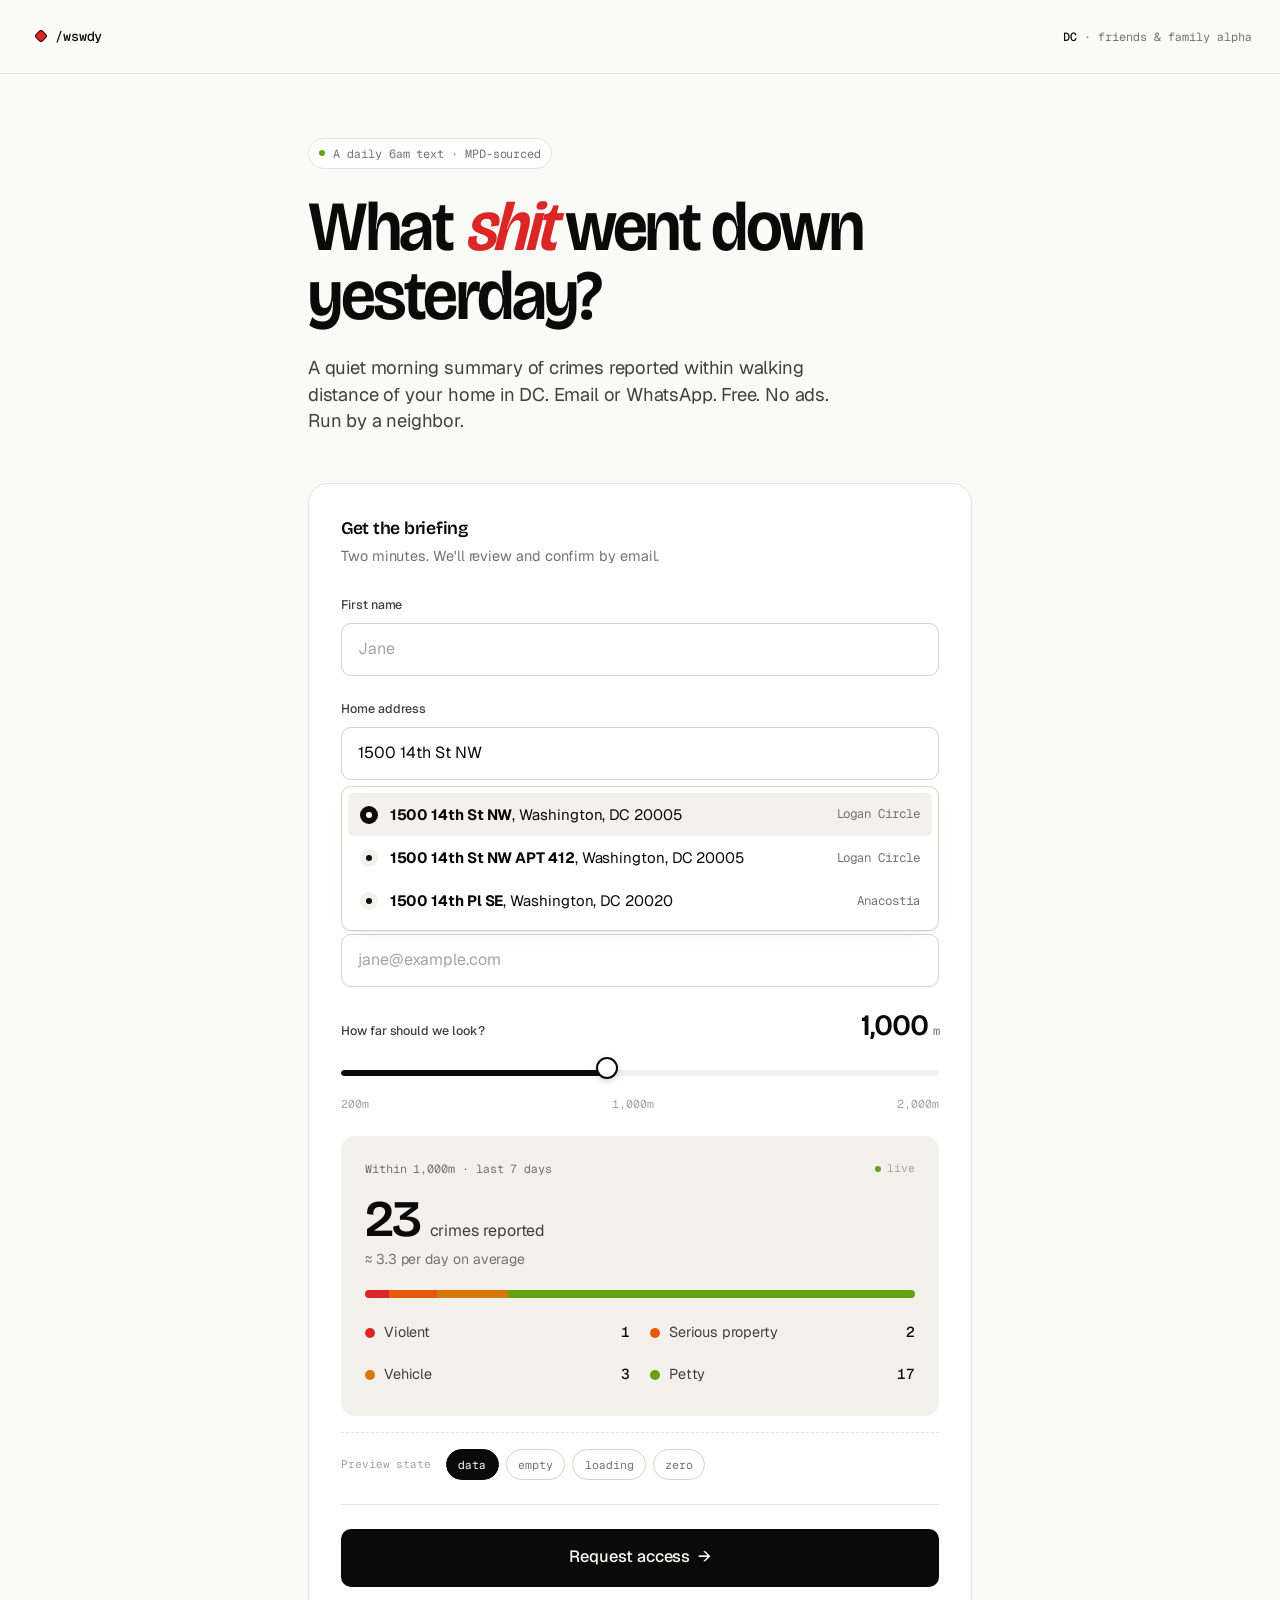
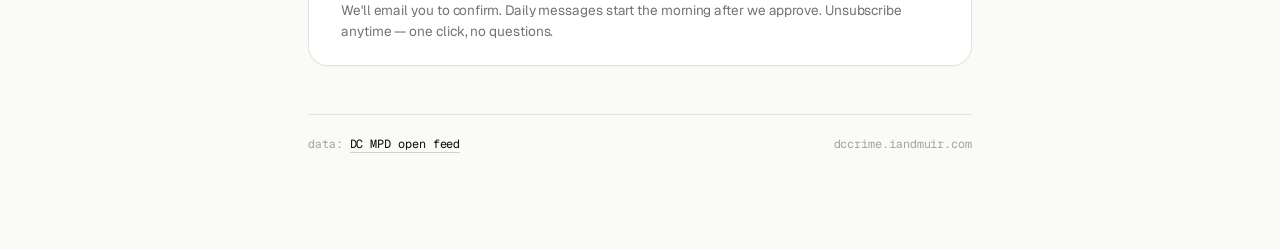
<file: mockups/index.html>
<!DOCTYPE html>
<html lang="en">
<head>
  <meta charset="UTF-8" />
  <meta name="viewport" content="width=device-width, initial-scale=1.0" />
  <title>What shit went down yesterday? — DC Crime Alerts</title>
  <link rel="preconnect" href="https://fonts.googleapis.com" />
  <link rel="preconnect" href="https://fonts.gstatic.com" crossorigin />
  <link href="https://fonts.googleapis.com/css2?family=Bricolage+Grotesque:opsz,wdth,wght@12..96,75..100,200..800&family=Geist:wght@300..700&family=Geist+Mono:wght@400;500&display=swap" rel="stylesheet" />
  <link rel="stylesheet" href="shared.css" />
  <style>
    .page {
      max-width: 720px;
      margin: 0 auto;
      padding: 4rem 1.75rem 6rem;
    }

    /* Hero */
    .hero { margin-bottom: 3rem; }
    .hero-eyebrow {
      display: inline-flex;
      align-items: center;
      gap: 0.5rem;
      font-family: var(--font-mono);
      font-size: 0.74rem;
      color: var(--ink-3);
      padding: 0.35rem 0.65rem;
      border: 1px solid var(--border);
      border-radius: 999px;
      background: var(--surface);
      margin-bottom: 1.5rem;
    }
    .hero-eyebrow::before {
      content: '';
      width: 6px; height: 6px;
      background: var(--t4);
      border-radius: 50%;
      animation: pulse 2.4s ease-in-out infinite;
    }
    @keyframes pulse {
      0%, 100% { opacity: 1; transform: scale(1); }
      50% { opacity: 0.4; transform: scale(0.85); }
    }

    .hero-title {
      font-size: clamp(2.6rem, 6.2vw, 4.4rem);
      font-weight: 600;
      font-variation-settings: 'wdth' 95, 'opsz' 96;
      line-height: 0.98;
      margin: 0 0 1.5rem;
      letter-spacing: -0.035em;
    }
    .hero-title .accent {
      color: var(--t1);
      font-style: italic;
      font-variation-settings: 'wdth' 90, 'opsz' 96;
    }

    .hero-sub {
      font-size: 1.15rem;
      color: var(--ink-2);
      max-width: 44ch;
      line-height: 1.45;
      letter-spacing: -0.01em;
    }

    /* Form card */
    .card {
      background: var(--surface);
      border: 1px solid var(--border);
      border-radius: var(--r-xl);
      padding: 2rem 2rem 1.5rem;
      box-shadow: var(--shadow-sm);
    }

    .card-title {
      font-family: var(--font-display);
      font-weight: 600;
      font-size: 1.1rem;
      margin: 0 0 0.25rem;
      letter-spacing: -0.015em;
    }
    .card-sub {
      color: var(--ink-3);
      font-size: 0.9rem;
      margin: 0 0 1.75rem;
    }

    /* Address autocomplete */
    .ac-wrap { position: relative; }
    .ac-list {
      position: absolute;
      top: calc(100% + 6px);
      left: 0; right: 0;
      background: var(--surface);
      border: 1px solid var(--border-2);
      border-radius: var(--r-md);
      box-shadow: var(--shadow-md);
      z-index: 5;
      list-style: none;
      margin: 0;
      padding: 0.4rem;
      overflow: hidden;
    }
    .ac-list li {
      padding: 0.65rem 0.75rem;
      font-size: 0.94rem;
      cursor: pointer;
      display: flex;
      align-items: center;
      gap: 0.7rem;
      border-radius: var(--r-sm);
      transition: background 0.1s;
    }
    .ac-list li:hover, .ac-list li.active { background: var(--surface-2); }
    .ac-list li .pin {
      width: 18px; height: 18px;
      border-radius: 50%;
      background: var(--surface-2);
      display: flex; align-items: center; justify-content: center;
      flex-shrink: 0;
    }
    .ac-list li .pin::after {
      content: ''; width: 6px; height: 6px;
      background: var(--ink); border-radius: 50%;
    }
    .ac-list li.active .pin { background: var(--ink); }
    .ac-list li.active .pin::after { background: white; }
    .ac-list li .ac-main { flex: 1; }
    .ac-list li .ac-sub {
      color: var(--ink-3);
      font-size: 0.78rem;
      font-family: var(--font-mono);
    }

    /* Channel segmented control */
    .seg {
      display: grid;
      grid-template-columns: 1fr 1fr;
      padding: 4px;
      background: var(--surface-2);
      border-radius: var(--r-md);
      position: relative;
      gap: 0;
    }
    .seg input { display: none; }
    .seg label {
      position: relative;
      padding: 0.7rem 0.9rem;
      font-size: 0.92rem;
      font-weight: 500;
      cursor: pointer;
      display: inline-flex;
      align-items: center;
      justify-content: center;
      gap: 0.5rem;
      color: var(--ink-3);
      border-radius: var(--r-sm);
      transition: color 0.18s;
      z-index: 2;
      letter-spacing: -0.01em;
      margin: 0;
    }
    .seg input:checked + label { color: var(--ink); }
    .seg-thumb {
      position: absolute;
      top: 4px; bottom: 4px;
      left: 4px;
      width: calc(50% - 4px);
      background: var(--surface);
      border-radius: var(--r-sm);
      box-shadow: 0 1px 2px rgba(10, 10, 10, 0.06), 0 1px 0 rgba(10, 10, 10, 0.04) inset;
      transition: transform 0.28s cubic-bezier(0.65, 0.05, 0.36, 1);
      z-index: 1;
    }
    .seg.is-whatsapp .seg-thumb { transform: translateX(100%); }
    .seg-icon {
      width: 16px; height: 16px;
      stroke-width: 1.8;
      fill: none;
      stroke: currentColor;
      stroke-linecap: round;
      stroke-linejoin: round;
    }

    /* Slider */
    .radius-row {
      display: flex;
      align-items: baseline;
      justify-content: space-between;
      gap: 1rem;
      margin-bottom: 0.75rem;
    }
    .radius-value {
      font-family: var(--font-display);
      font-weight: 600;
      font-size: 1.85rem;
      color: var(--ink);
      letter-spacing: -0.03em;
      font-variant-numeric: tabular-nums;
      line-height: 1;
    }
    .radius-value .unit {
      font-family: var(--font-mono);
      font-size: 0.75rem;
      color: var(--ink-3);
      margin-left: 0.3rem;
      font-weight: 400;
    }

    .slider {
      position: relative;
      padding: 1.1rem 0 0.5rem;
    }
    .slider-track {
      height: 6px;
      background: var(--surface-2);
      border-radius: 999px;
      position: relative;
      overflow: hidden;
    }
    .slider-fill {
      position: absolute;
      top: 0; left: 0; height: 100%;
      background: var(--ink);
      border-radius: 999px;
      transition: width 0.12s ease-out;
    }
    .slider input[type=range] {
      position: absolute;
      top: 0; left: 0;
      width: 100%;
      height: 100%;
      opacity: 0;
      margin: 0;
      cursor: ew-resize;
      z-index: 3;
    }
    .slider-thumb {
      position: absolute;
      top: 50%;
      width: 22px; height: 22px;
      background: white;
      border: 2px solid var(--ink);
      border-radius: 50%;
      transform: translate(-50%, -50%);
      transition: left 0.12s ease-out, transform 0.18s ease, box-shadow 0.18s ease;
      z-index: 2;
      pointer-events: none;
      box-shadow: 0 2px 6px rgba(10, 10, 10, 0.18);
    }
    .slider input[type=range]:focus ~ .slider-thumb { box-shadow: 0 0 0 5px rgba(10, 10, 10, 0.1); }
    .slider-labels {
      display: flex;
      justify-content: space-between;
      font-family: var(--font-mono);
      font-size: 0.72rem;
      color: var(--ink-4);
      margin-top: 0.65rem;
    }

    /* Preview panel */
    .preview {
      margin-top: 1.5rem;
      padding: 1.5rem;
      background: var(--surface-2);
      border-radius: var(--r-lg);
      position: relative;
      transition: background 0.3s;
    }
    .preview-eyebrow {
      display: flex;
      align-items: center;
      justify-content: space-between;
      gap: 1rem;
      margin-bottom: 1rem;
    }
    .preview-eyebrow .l {
      font-family: var(--font-mono);
      font-size: 0.74rem;
      color: var(--ink-3);
    }
    .preview-eyebrow .r {
      font-family: var(--font-mono);
      font-size: 0.7rem;
      color: var(--ink-4);
      display: flex;
      align-items: center;
      gap: 0.4rem;
    }
    .preview-eyebrow .r::before {
      content: '';
      width: 6px; height: 6px;
      background: var(--t4);
      border-radius: 50%;
    }

    .preview-headline {
      display: flex;
      align-items: baseline;
      gap: 0.6rem;
      margin-bottom: 0.25rem;
    }
    .preview-number {
      font-family: var(--font-display);
      font-weight: 600;
      font-size: 3.2rem;
      letter-spacing: -0.04em;
      line-height: 1;
      color: var(--ink);
      font-variant-numeric: tabular-nums;
    }
    .preview-label {
      font-family: var(--font-body);
      font-weight: 400;
      font-size: 1rem;
      color: var(--ink-2);
    }
    .preview-sub {
      font-size: 0.88rem;
      color: var(--ink-3);
      margin-bottom: 1.25rem;
    }

    .preview-bar {
      display: flex;
      width: 100%;
      height: 8px;
      overflow: hidden;
      border-radius: 999px;
      margin-bottom: 1.1rem;
      background: var(--surface-3);
    }
    .preview-bar > span {
      display: block;
      height: 100%;
      transition: width 0.55s cubic-bezier(0.2, 0.65, 0.2, 1);
    }

    .preview-legend {
      display: grid;
      grid-template-columns: repeat(2, 1fr);
      gap: 0.5rem 1.25rem;
    }
    .preview-legend-item {
      display: flex;
      align-items: center;
      gap: 0.55rem;
      font-size: 0.9rem;
      padding: 0.4rem 0;
    }
    .preview-legend-item .lbl { color: var(--ink-2); }
    .preview-legend-item .num {
      margin-left: auto;
      font-family: var(--font-mono);
      font-weight: 500;
      color: var(--ink);
      font-variant-numeric: tabular-nums;
    }

    /* state variants */
    .preview.empty .preview-headline,
    .preview.empty .preview-sub,
    .preview.empty .preview-bar,
    .preview.empty .preview-legend,
    .preview.empty .preview-eyebrow .r { display: none; }
    .preview.empty .preview-empty-msg { display: flex; }
    .preview-empty-msg {
      display: none;
      align-items: center;
      gap: 0.85rem;
      padding: 0.75rem 0;
      color: var(--ink-3);
      font-size: 0.95rem;
    }
    .preview-empty-msg::before {
      content: '';
      width: 28px; height: 28px;
      border: 1.5px dashed var(--border-2);
      border-radius: 50%;
      flex-shrink: 0;
    }

    .preview.loading .preview-number,
    .preview.loading .preview-label,
    .preview.loading .preview-sub,
    .preview.loading .preview-legend-item .num,
    .preview.loading .preview-legend-item .lbl,
    .preview.loading .preview-eyebrow .l,
    .preview.loading .preview-eyebrow .r { color: transparent; }
    .preview.loading .preview-number,
    .preview.loading .preview-label,
    .preview.loading .preview-sub,
    .preview.loading .preview-legend-item .num,
    .preview.loading .preview-legend-item .lbl,
    .preview.loading .preview-eyebrow .l,
    .preview.loading .preview-eyebrow .r {
      background: linear-gradient(90deg, var(--surface-3) 25%, var(--border) 50%, var(--surface-3) 75%);
      background-size: 200% 100%;
      animation: shimmer 1.4s linear infinite;
      border-radius: 4px;
    }
    .preview.loading .preview-eyebrow .r::before { display: none; }
    .preview.loading .preview-bar { background: var(--surface-3); }
    .preview.loading .preview-bar > span { background: transparent !important; }
    @keyframes shimmer {
      0% { background-position: 200% 0; }
      100% { background-position: -200% 0; }
    }
    .preview.loading .tier-dot { opacity: 0.3; }

    .preview.zero {
      background: linear-gradient(135deg, var(--surface-2), #ECF6E0);
    }
    .preview.zero .preview-bar,
    .preview.zero .preview-legend { display: none; }
    .preview.zero .preview-headline { margin-bottom: 0.4rem; }
    .preview.zero .preview-number { color: var(--t4); }
    .preview.zero .preview-sub { font-size: 1rem; color: var(--ink-2); }

    /* state demo (mockup-only) */
    .state-demo {
      margin: 1rem 0 0;
      padding: 1rem 0 0;
      border-top: 1px dashed var(--border);
      display: flex;
      align-items: center;
      gap: 0.45rem;
      font-family: var(--font-mono);
      font-size: 0.7rem;
      color: var(--ink-4);
      flex-wrap: wrap;
    }
    .state-demo .lbl { margin-right: 0.5rem; }
    .state-demo button {
      padding: 0.35rem 0.7rem;
      border: 1px solid var(--border-2);
      font-family: var(--font-mono);
      font-size: 0.72rem;
      color: var(--ink-3);
      background: var(--surface);
      border-radius: 999px;
      transition: all 0.12s;
    }
    .state-demo button.active {
      background: var(--ink); color: var(--bg); border-color: var(--ink);
    }
    .state-demo button:hover:not(.active) { border-color: var(--ink); color: var(--ink); }

    /* Submit area */
    .submit-area {
      margin-top: 1.5rem;
      padding-top: 1.5rem;
      border-top: 1px solid var(--border);
    }
    .submit-fineprint {
      font-size: 0.85rem;
      color: var(--ink-3);
      margin: 0.85rem 0 0;
      line-height: 1.5;
    }

    /* Footer */
    .footer {
      margin-top: 3rem;
      padding-top: 1.25rem;
      border-top: 1px solid var(--border);
      display: flex;
      justify-content: space-between;
      flex-wrap: wrap;
      gap: 1rem;
      font-family: var(--font-mono);
      font-size: 0.74rem;
      color: var(--ink-4);
    }
    .footer a:hover { color: var(--ink); }

    @media (max-width: 540px) {
      .page { padding: 2rem 1rem 4rem; }
      .card { padding: 1.5rem 1.25rem; }
      .preview-legend { grid-template-columns: 1fr; }
    }
  </style>
</head>
<body>

  <header class="nav">
    <a href="#" class="nav-mark">/wswdy</a>
    <div class="nav-meta"><strong>DC</strong> · friends &amp; family alpha</div>
  </header>

  <main class="page fade-in">

    <section class="hero">
      <div class="hero-eyebrow">A daily 6am text · MPD-sourced</div>
      <h1 class="display hero-title">
        What <span class="accent">shit</span> went down yesterday?
      </h1>
      <p class="hero-sub">
        A quiet morning summary of crimes reported within walking distance of your home in DC. Email or WhatsApp. Free. No ads. Run by a neighbor.
      </p>
    </section>

    <form id="signup" class="card">
      <h2 class="card-title">Get the briefing</h2>
      <p class="card-sub">Two minutes. We'll review and confirm by email.</p>

      <div class="field">
        <label class="field-label" for="name">First name</label>
        <input id="name" class="field-input" type="text" placeholder="Jane" autocomplete="given-name" />
      </div>

      <div class="field ac-wrap">
        <label class="field-label" for="addr">Home address</label>
        <input id="addr" class="field-input" type="text" value="1500 14th St NW" autocomplete="off" />
        <ul class="ac-list" id="ac-list">
          <li class="active">
            <span class="pin"></span>
            <span class="ac-main"><strong>1500 14th St NW</strong>, Washington, DC 20005</span>
            <span class="ac-sub">Logan&nbsp;Circle</span>
          </li>
          <li>
            <span class="pin"></span>
            <span class="ac-main"><strong>1500 14th St NW APT 412</strong>, Washington, DC 20005</span>
            <span class="ac-sub">Logan&nbsp;Circle</span>
          </li>
          <li>
            <span class="pin"></span>
            <span class="ac-main"><strong>1500 14th Pl SE</strong>, Washington, DC 20020</span>
            <span class="ac-sub">Anacostia</span>
          </li>
        </ul>
      </div>

      <div class="field">
        <label class="field-label">How should we reach you?</label>
        <div class="seg" id="seg">
          <input type="radio" name="channel" id="ch-email" value="email" checked />
          <label for="ch-email">
            <svg class="seg-icon" viewBox="0 0 24 24"><rect x="3" y="5" width="18" height="14" rx="2"/><path d="M3 7l9 6 9-6"/></svg>
            Email
          </label>
          <input type="radio" name="channel" id="ch-wa" value="whatsapp" />
          <label for="ch-wa">
            <svg class="seg-icon" viewBox="0 0 24 24"><path d="M21 12a9 9 0 11-3.4-7L21 4l-1 4 .4.5A9 9 0 0121 12z"/><path d="M8.5 11.5c.5 2 2 3.5 4 4 1 .2 1.7-.5 1.7-.5l-1.4-1.5a3.6 3.6 0 01-2.7-2.7L8.7 9.4s-.7.6-.2 2.1z"/></svg>
            WhatsApp
          </label>
          <span class="seg-thumb"></span>
        </div>
      </div>

      <div class="field" id="contact-field">
        <label class="field-label" for="contact">Email address</label>
        <input id="contact" class="field-input" type="email" placeholder="jane@example.com" />
      </div>

      <div class="field">
        <div class="radius-row">
          <label class="field-label" style="margin: 0;">How far should we look?</label>
          <div class="radius-value">
            <span id="radius-num">1,000</span><span class="unit">m</span>
          </div>
        </div>
        <div class="slider">
          <div class="slider-track">
            <div class="slider-fill" id="slider-fill" style="width: 44%;"></div>
          </div>
          <input type="range" min="200" max="2000" step="100" value="1000" id="radius" />
          <div class="slider-thumb" id="slider-thumb" style="left: 44%;"></div>
        </div>
        <div class="slider-labels">
          <span>200m</span>
          <span>1,000m</span>
          <span>2,000m</span>
        </div>
      </div>

      <div class="preview" id="preview">
        <div class="preview-eyebrow">
          <span class="l">Within <span id="prev-r" class="tnum">1,000</span>m · last 7 days</span>
          <span class="r">live</span>
        </div>
        <div class="preview-headline">
          <span class="preview-number" id="prev-total">23</span>
          <span class="preview-label">crimes reported</span>
        </div>
        <div class="preview-sub">≈ <span class="tnum" id="prev-avg">3.3</span> per day on average</div>
        <div class="preview-bar" aria-hidden="true">
          <span style="width: 4%;  background: var(--t1);"></span>
          <span style="width: 9%;  background: var(--t2);"></span>
          <span style="width: 13%; background: var(--t3);"></span>
          <span style="width: 74%; background: var(--t4);"></span>
        </div>
        <div class="preview-legend">
          <div class="preview-legend-item"><span class="tier-dot t1"></span><span class="lbl">Violent</span><span class="num">1</span></div>
          <div class="preview-legend-item"><span class="tier-dot t2"></span><span class="lbl">Serious property</span><span class="num">2</span></div>
          <div class="preview-legend-item"><span class="tier-dot t3"></span><span class="lbl">Vehicle</span><span class="num">3</span></div>
          <div class="preview-legend-item"><span class="tier-dot t4"></span><span class="lbl">Petty</span><span class="num">17</span></div>
        </div>
        <div class="preview-empty-msg">
          Enter an address above to preview crime activity in your area.
        </div>
      </div>

      <!-- mockup-only state cycler — strip in production -->
      <div class="state-demo">
        <span class="lbl">Preview state</span>
        <button type="button" data-state="data" class="active">data</button>
        <button type="button" data-state="empty">empty</button>
        <button type="button" data-state="loading">loading</button>
        <button type="button" data-state="zero">zero</button>
      </div>

      <div class="submit-area">
        <button type="submit" class="btn btn-primary btn-block btn-lg">
          Request access &nbsp;→
        </button>
        <p class="submit-fineprint">
          We'll email you to confirm. Daily messages start the morning after we approve. Unsubscribe anytime — one click, no questions.
        </p>
      </div>

    </form>

    <footer class="footer">
      <div>data: <a href="https://opendata.dc.gov/datasets/" class="tlink">DC MPD open feed</a></div>
      <div>dccrime.iandmuir.com</div>
    </footer>

  </main>

  <script>
    // Channel toggle
    const seg = document.getElementById('seg');
    const contactField = document.getElementById('contact-field');
    const contactInput = document.getElementById('contact');
    const contactLabel = contactField.querySelector('label');
    document.querySelectorAll('input[name=channel]').forEach(r => {
      r.addEventListener('change', () => {
        if (r.value === 'whatsapp' && r.checked) {
          seg.classList.add('is-whatsapp');
          contactInput.type = 'tel';
          contactInput.placeholder = '+1 202 555 0123';
          contactLabel.textContent = 'Phone number';
        } else if (r.value === 'email' && r.checked) {
          seg.classList.remove('is-whatsapp');
          contactInput.type = 'email';
          contactInput.placeholder = 'jane@example.com';
          contactLabel.textContent = 'Email address';
        }
      });
    });

    // Radius slider
    const r = document.getElementById('radius');
    const num = document.getElementById('radius-num');
    const fill = document.getElementById('slider-fill');
    const thumb = document.getElementById('slider-thumb');
    const prevR = document.getElementById('prev-r');

    const mockData = {
      200:  { total: 1,  avg: 0.1, bars: [0,0,0,1],  legend: [0,0,0,1] },
      400:  { total: 4,  avg: 0.6, bars: [0,1,1,2],  legend: [0,1,1,2] },
      600:  { total: 9,  avg: 1.3, bars: [1,1,1,6],  legend: [1,1,1,6] },
      800:  { total: 15, avg: 2.1, bars: [1,2,2,10], legend: [1,2,2,10] },
      1000: { total: 23, avg: 3.3, bars: [1,2,3,17], legend: [1,2,3,17] },
      1200: { total: 32, avg: 4.6, bars: [2,3,4,23], legend: [2,3,4,23] },
      1400: { total: 41, avg: 5.9, bars: [3,4,5,29], legend: [3,4,5,29] },
      1600: { total: 53, avg: 7.6, bars: [3,5,7,38], legend: [3,5,7,38] },
      1800: { total: 64, avg: 9.1, bars: [4,6,9,45], legend: [4,6,9,45] },
      2000: { total: 78, avg: 11.1,bars: [5,8,11,54],legend: [5,8,11,54] },
    };

    function nearestKey(v) {
      const keys = Object.keys(mockData).map(Number);
      return keys.reduce((p, c) => Math.abs(c - v) < Math.abs(p - v) ? c : p);
    }
    function fmtN(n) { return n.toLocaleString('en-US'); }

    function updatePreview(value) {
      const d = mockData[nearestKey(value)];
      document.getElementById('prev-total').textContent = d.total;
      document.getElementById('prev-avg').textContent   = d.avg.toFixed(1);
      const bar = document.querySelectorAll('.preview-bar > span');
      const sum = d.bars.reduce((a,b) => a+b, 0) || 1;
      bar[0].style.width = (d.bars[0]/sum*100) + '%';
      bar[1].style.width = (d.bars[1]/sum*100) + '%';
      bar[2].style.width = (d.bars[2]/sum*100) + '%';
      bar[3].style.width = (d.bars[3]/sum*100) + '%';
      const nums = document.querySelectorAll('.preview-legend-item .num');
      nums[0].textContent = d.legend[0];
      nums[1].textContent = d.legend[1];
      nums[2].textContent = d.legend[2];
      nums[3].textContent = d.legend[3];
    }

    function update() {
      const v = +r.value;
      const pct = ((v - 200) / (2000 - 200)) * 100;
      num.textContent = fmtN(v);
      prevR.textContent = fmtN(v);
      fill.style.width = pct + '%';
      thumb.style.left = pct + '%';
      updatePreview(v);
    }
    r.addEventListener('input', update);
    update();

    // State cycler (mockup-only)
    const preview = document.getElementById('preview');
    document.querySelectorAll('.state-demo button').forEach(b => {
      b.addEventListener('click', () => {
        document.querySelectorAll('.state-demo button').forEach(x => x.classList.remove('active'));
        b.classList.add('active');
        const s = b.dataset.state;
        preview.classList.remove('empty', 'loading', 'zero');
        if (s === 'empty')   preview.classList.add('empty');
        if (s === 'loading') preview.classList.add('loading');
        if (s === 'zero') {
          preview.classList.add('zero');
          document.getElementById('prev-total').textContent = '0';
          document.querySelector('.preview-label').textContent = 'crimes reported · a quiet week ✦';
          document.querySelector('.preview-sub').textContent = 'Nothing reported in your area in the last 7 days.';
        } else if (s === 'data') {
          document.querySelector('.preview-label').textContent = 'crimes reported';
          update();
        }
      });
    });

    document.getElementById('signup').addEventListener('submit', (e) => {
      e.preventDefault();
      alert('Mockup only — real submit goes to /signup');
    });

    // Address autocomplete (cosmetic)
    const acList = document.getElementById('ac-list');
    document.getElementById('addr').addEventListener('focus', () => acList.style.display = 'block');
    document.querySelectorAll('.ac-list li').forEach(li => {
      li.addEventListener('click', () => {
        document.getElementById('addr').value = li.querySelector('strong').textContent;
        acList.style.display = 'none';
      });
    });
    document.addEventListener('click', (e) => {
      if (!e.target.closest('.ac-wrap')) acList.style.display = 'none';
    });
  </script>

</body>
</html>
</file>
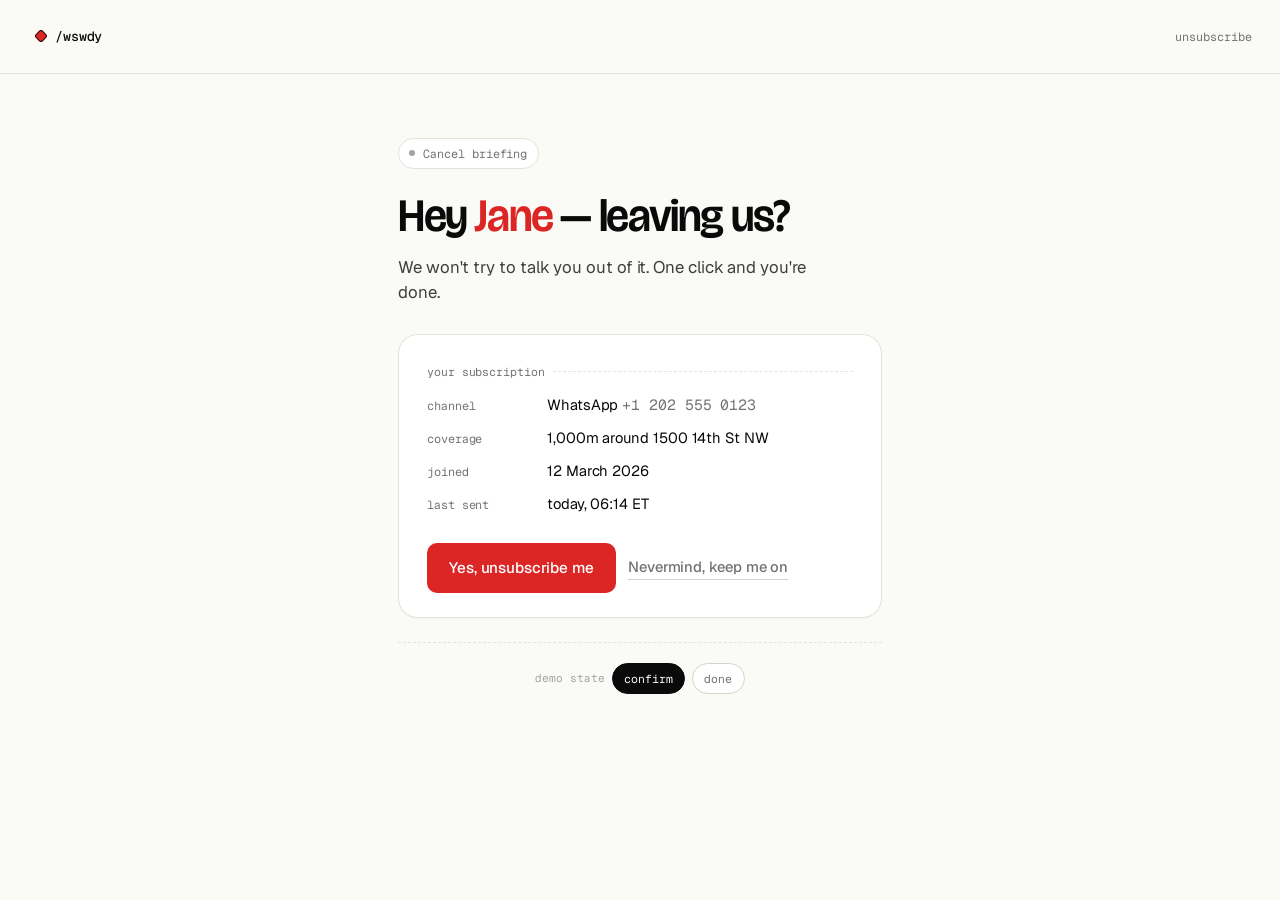
<file: mockups/unsubscribe.html>
<!DOCTYPE html>
<html lang="en">
<head>
  <meta charset="UTF-8" />
  <meta name="viewport" content="width=device-width, initial-scale=1.0" />
  <title>Unsubscribe — wswdy</title>
  <link rel="preconnect" href="https://fonts.googleapis.com" />
  <link rel="preconnect" href="https://fonts.gstatic.com" crossorigin />
  <link href="https://fonts.googleapis.com/css2?family=Bricolage+Grotesque:opsz,wdth,wght@12..96,75..100,200..800&family=Geist:wght@300..700&family=Geist+Mono:wght@400;500&display=swap" rel="stylesheet" />
  <link rel="stylesheet" href="shared.css" />
  <style>
    .page {
      max-width: 540px;
      margin: 0 auto;
      padding: 4rem 1.75rem 4rem;
    }

    .lede { margin-bottom: 1.75rem; }
    .lede-eyebrow {
      display: inline-flex;
      align-items: center;
      gap: 0.5rem;
      font-family: var(--font-mono);
      font-size: 0.74rem;
      color: var(--ink-3);
      padding: 0.35rem 0.65rem;
      border: 1px solid var(--border);
      border-radius: 999px;
      background: var(--surface);
      margin-bottom: 1.5rem;
    }
    .lede-eyebrow::before {
      content: '';
      width: 6px; height: 6px;
      background: var(--ink-4);
      border-radius: 50%;
    }

    .lede-title {
      font-size: clamp(2.2rem, 4.8vw, 2.9rem);
      font-weight: 600;
      font-variation-settings: 'wdth' 95, 'opsz' 96;
      line-height: 1.0;
      margin: 0 0 1rem;
      letter-spacing: -0.03em;
    }
    .lede-title .name {
      color: var(--t1);
    }

    .lede-sub {
      font-size: 1.05rem;
      color: var(--ink-2);
      line-height: 1.5;
      margin: 0;
      max-width: 40ch;
    }

    /* Card */
    .card {
      background: var(--surface);
      border: 1px solid var(--border);
      border-radius: var(--r-xl);
      padding: 1.75rem 1.75rem 1.5rem;
      box-shadow: var(--shadow-sm);
    }
    .card-eyebrow {
      font-family: var(--font-mono);
      font-size: 0.72rem;
      color: var(--ink-3);
      margin-bottom: 0.85rem;
      display: flex;
      align-items: center;
      gap: 0.5rem;
    }
    .card-eyebrow::after {
      content: '';
      flex: 1;
      border-top: 1px dashed var(--border);
    }

    .summary {
      display: grid;
      gap: 0.7rem;
    }
    .summary-row {
      display: grid;
      grid-template-columns: 6.5rem 1fr;
      gap: 1rem;
      align-items: baseline;
      font-size: 0.92rem;
    }
    .summary-row .k {
      font-family: var(--font-mono);
      font-size: 0.74rem;
      color: var(--ink-3);
    }
    .summary-row .v {
      color: var(--ink);
      font-weight: 400;
    }
    .summary-row .v .mono { color: var(--ink-3); }

    .actions {
      display: flex;
      gap: 0.75rem;
      align-items: center;
      margin-top: 1.75rem;
      flex-wrap: wrap;
    }
    .actions .btn { padding: 0.85rem 1.4rem; }
    .actions .keep {
      flex: 0 0 auto;
      font-size: 0.92rem;
      color: var(--ink-3);
      font-weight: 500;
    }

    /* Done state */
    .card.is-done .confirm-view { display: none; }
    .card:not(.is-done) .done-view { display: none; }

    .done-view { text-align: left; }
    .done-mark {
      width: 56px; height: 56px;
      background: var(--t4);
      border-radius: 50%;
      display: flex;
      align-items: center;
      justify-content: center;
      margin-bottom: 1.25rem;
      box-shadow: 0 0 0 6px rgba(101, 163, 13, 0.12);
    }
    .done-mark svg {
      width: 26px; height: 26px;
      stroke: white;
      stroke-width: 2.4;
      fill: none;
      stroke-linecap: round;
      stroke-linejoin: round;
    }

    .done-title {
      font-family: var(--font-display);
      font-weight: 600;
      font-size: 1.65rem;
      letter-spacing: -0.025em;
      line-height: 1.05;
      margin: 0 0 0.65rem;
    }
    .done-sub {
      color: var(--ink-2);
      font-size: 1rem;
      line-height: 1.5;
      margin: 0 0 0.5rem;
    }
    .done-sub.muted { color: var(--ink-3); font-size: 0.92rem; }

    /* state demo */
    .state-demo {
      margin-top: 1.5rem;
      padding-top: 1.25rem;
      border-top: 1px dashed var(--border);
      display: flex;
      align-items: center;
      gap: 0.45rem;
      font-family: var(--font-mono);
      font-size: 0.7rem;
      color: var(--ink-4);
      justify-content: center;
    }
    .state-demo button {
      padding: 0.35rem 0.7rem;
      border: 1px solid var(--border-2);
      font-family: var(--font-mono);
      font-size: 0.72rem;
      color: var(--ink-3);
      background: var(--surface);
      border-radius: 999px;
      transition: all 0.12s;
    }
    .state-demo button.active {
      background: var(--ink); color: var(--bg); border-color: var(--ink);
    }

    @media (max-width: 540px) {
      .card { padding: 1.5rem 1.25rem; }
      .summary-row { grid-template-columns: 5rem 1fr; }
      .actions { flex-direction: column; align-items: stretch; }
      .actions .btn { width: 100%; }
      .actions .keep { text-align: center; }
    }
  </style>
</head>
<body>

  <header class="nav">
    <a href="index.html" class="nav-mark">/wswdy</a>
    <div class="nav-meta">unsubscribe</div>
  </header>

  <main class="page fade-in">

    <section class="lede">
      <div class="lede-eyebrow">Cancel briefing</div>
      <h1 class="display lede-title">
        Hey <span class="name">Jane</span> — leaving us?
      </h1>
      <p class="lede-sub">
        We won't try to talk you out of it. One click and you're done.
      </p>
    </section>

    <div class="card" id="card">

      <!-- Confirm view -->
      <div class="confirm-view">
        <div class="card-eyebrow">your subscription</div>
        <div class="summary">
          <div class="summary-row">
            <span class="k">channel</span>
            <span class="v">WhatsApp <span class="mono tnum">+1 202 555 0123</span></span>
          </div>
          <div class="summary-row">
            <span class="k">coverage</span>
            <span class="v"><span class="tnum">1,000m</span> around 1500 14th St NW</span>
          </div>
          <div class="summary-row">
            <span class="k">joined</span>
            <span class="v tnum">12 March 2026</span>
          </div>
          <div class="summary-row">
            <span class="k">last sent</span>
            <span class="v tnum">today, 06:14 ET</span>
          </div>
        </div>

        <div class="actions">
          <button class="btn btn-danger" id="confirm-btn">
            Yes, unsubscribe me
          </button>
          <a href="index.html" class="keep tlink">Nevermind, keep me on</a>
        </div>
      </div>

      <!-- Done view -->
      <div class="done-view">
        <div class="done-mark" aria-hidden="true">
          <svg viewBox="0 0 24 24"><path d="M5 13l4 4L19 7"/></svg>
        </div>
        <div class="card-eyebrow">confirmed</div>
        <h2 class="done-title">You're out. Take care, Jane.</h2>
        <p class="done-sub">No more morning briefings. We'll wipe your contact details from active sends right now.</p>
        <p class="done-sub muted">Change your mind? The door's open.</p>

        <div class="actions">
          <a href="index.html" class="btn btn-secondary">Re-subscribe</a>
        </div>
      </div>

    </div>

    <div class="state-demo">
      <span>demo state</span>
      <button type="button" class="active" data-state="confirm">confirm</button>
      <button type="button" data-state="done">done</button>
    </div>

  </main>

  <script>
    const card = document.getElementById('card');
    document.getElementById('confirm-btn').addEventListener('click', () => {
      card.classList.add('is-done');
      document.querySelector('.state-demo button[data-state=done]').classList.add('active');
      document.querySelector('.state-demo button[data-state=confirm]').classList.remove('active');
    });
    document.querySelectorAll('.state-demo button').forEach(b => {
      b.addEventListener('click', () => {
        document.querySelectorAll('.state-demo button').forEach(x => x.classList.remove('active'));
        b.classList.add('active');
        if (b.dataset.state === 'done') card.classList.add('is-done');
        else card.classList.remove('is-done');
      });
    });
  </script>

</body>
</html>
</file>
<file: mockups/shared.css>
/* ============================================================
   wswdy — modern utility design system
   Fonts loaded in each HTML file via Google Fonts
   ============================================================ */

:root {
  /* Surface palette */
  --bg:           #FAFAF6;   /* warm off-white */
  --surface:      #FFFFFF;
  --surface-2:    #F2F1EC;
  --surface-3:    #E7E5DE;
  --border:       #E5E3DC;
  --border-2:     #D4D2CA;
  --border-strong:#0A0A0A;

  --ink:          #0A0A0A;
  --ink-2:        #404040;
  --ink-3:        #737373;
  --ink-4:        #A3A3A3;

  /* Severity tier colors — modern, saturated, civic */
  --t1:           #DC2626;   /* violent — red-600 */
  --t2:           #EA580C;   /* serious property — orange-600 */
  --t3:           #D97706;   /* vehicle — amber-600 */
  --t4:           #65A30D;   /* petty — lime-600 */

  --t1-bg:        #FEE2E2;
  --t2-bg:        #FFEDD5;
  --t3-bg:        #FEF3C7;
  --t4-bg:        #ECFCCB;

  /* Type */
  --font-display: 'Bricolage Grotesque', 'Geist', system-ui, sans-serif;
  --font-body:    'Geist', system-ui, -apple-system, sans-serif;
  --font-mono:    'Geist Mono', 'JetBrains Mono', ui-monospace, monospace;

  /* Radii */
  --r-sm: 6px;
  --r-md: 10px;
  --r-lg: 14px;
  --r-xl: 20px;

  /* Shadows (sparingly) */
  --shadow-sm: 0 1px 2px rgba(10, 10, 10, 0.04);
  --shadow-md: 0 1px 0 rgba(10, 10, 10, 0.04), 0 8px 24px -12px rgba(10, 10, 10, 0.08);
}

/* reset */
*, *::before, *::after { box-sizing: border-box; }
html, body { margin: 0; padding: 0; }
button { font: inherit; color: inherit; background: none; border: 0; cursor: pointer; padding: 0; }
input, select, textarea { font: inherit; color: inherit; }
input[type=text], input[type=email], input[type=tel] { width: 100%; }
a { color: inherit; }

html { -webkit-font-smoothing: antialiased; -moz-osx-font-smoothing: grayscale; }
body {
  background: var(--bg);
  color: var(--ink);
  font-family: var(--font-body);
  font-size: 15.5px;
  line-height: 1.5;
  font-feature-settings: 'tnum' 0, 'ss01' 1;
  letter-spacing: -0.005em;
}

/* ----- typography helpers ----- */
.display {
  font-family: var(--font-display);
  font-weight: 600;
  font-variation-settings: 'wdth' 100, 'opsz' 96;
  letter-spacing: -0.025em;
  line-height: 1.0;
}
.eyebrow {
  font-family: var(--font-mono);
  font-size: 0.7rem;
  letter-spacing: 0.04em;
  color: var(--ink-3);
  text-transform: uppercase;
  font-weight: 500;
}
.tnum { font-variant-numeric: tabular-nums; }
.mono { font-family: var(--font-mono); }

/* ----- nav ----- */
.nav {
  position: relative;
  padding: 1.25rem 1.75rem;
  display: flex;
  align-items: center;
  justify-content: space-between;
  border-bottom: 1px solid var(--border);
  background: var(--bg);
  z-index: 100;
}
.nav-mark {
  display: inline-flex;
  align-items: center;
  gap: 0.55rem;
  font-family: var(--font-mono);
  font-weight: 500;
  font-size: 0.84rem;
  letter-spacing: -0.005em;
  color: var(--ink);
  text-decoration: none;
  padding: 0.4rem 0.6rem 0.4rem 0.5rem;
  border-radius: var(--r-sm);
  transition: background 0.15s;
}
.nav-mark:hover { background: var(--surface-2); }
.nav-mark::before {
  content: '';
  width: 10px;
  height: 10px;
  background: var(--t1);
  border-radius: 3px;
  transform: rotate(45deg);
  flex-shrink: 0;
  box-shadow: 0 0 0 1px var(--ink) inset;
}
.nav-meta {
  font-family: var(--font-mono);
  font-size: 0.74rem;
  color: var(--ink-3);
  letter-spacing: 0;
}
.nav-meta strong {
  color: var(--ink);
  font-weight: 500;
}

/* ----- buttons ----- */
.btn {
  display: inline-flex;
  align-items: center;
  justify-content: center;
  gap: 0.5rem;
  padding: 0.85rem 1.25rem;
  font-family: var(--font-body);
  font-weight: 500;
  font-size: 0.95rem;
  letter-spacing: -0.01em;
  border-radius: var(--r-md);
  transition: background 0.15s ease, color 0.15s ease, border-color 0.15s ease, transform 0.06s ease;
}
.btn:active { transform: scale(0.99); }
.btn-primary {
  background: var(--ink);
  color: var(--bg);
}
.btn-primary:hover { background: #2a2a2a; }
.btn-secondary {
  border: 1px solid var(--border-2);
  background: var(--surface);
  color: var(--ink);
}
.btn-secondary:hover {
  border-color: var(--ink);
  background: var(--surface);
}
.btn-danger {
  background: var(--t1);
  color: white;
}
.btn-danger:hover { background: #B91C1C; }
.btn-ghost {
  color: var(--ink-3);
  padding: 0.85rem 1rem;
}
.btn-ghost:hover { color: var(--ink); }

.btn-block { width: 100%; }
.btn-lg { padding: 1.05rem 1.5rem; font-size: 1.02rem; border-radius: var(--r-md); }

/* ----- text link ----- */
.tlink {
  color: var(--ink);
  text-decoration: none;
  border-bottom: 1px solid var(--border-2);
  transition: border-color 0.15s, color 0.15s;
  padding-bottom: 1px;
}
.tlink:hover { border-color: var(--ink); }

/* ----- tier swatches ----- */
.tier-dot {
  display: inline-block;
  width: 10px;
  height: 10px;
  border-radius: 50%;
  flex-shrink: 0;
}
.tier-dot.t1 { background: var(--t1); }
.tier-dot.t2 { background: var(--t2); }
.tier-dot.t3 { background: var(--t3); }
.tier-dot.t4 { background: var(--t4); }

/* ----- page transitions ----- */
@keyframes fadeUp {
  from { opacity: 0; transform: translateY(6px); }
  to { opacity: 1; transform: translateY(0); }
}
.fade-in > * { animation: fadeUp 0.55s cubic-bezier(0.2, 0.65, 0.2, 1) backwards; }
.fade-in > *:nth-child(1) { animation-delay: 0.04s; }
.fade-in > *:nth-child(2) { animation-delay: 0.10s; }
.fade-in > *:nth-child(3) { animation-delay: 0.16s; }
.fade-in > *:nth-child(4) { animation-delay: 0.22s; }
.fade-in > *:nth-child(5) { animation-delay: 0.28s; }
.fade-in > *:nth-child(6) { animation-delay: 0.34s; }
.fade-in > *:nth-child(7) { animation-delay: 0.40s; }
.fade-in > *:nth-child(8) { animation-delay: 0.46s; }

/* ----- form fields ----- */
.field { margin-bottom: 1.5rem; }
.field-label {
  display: block;
  font-size: 0.78rem;
  font-weight: 500;
  color: var(--ink-2);
  margin-bottom: 0.5rem;
  letter-spacing: -0.005em;
}
.field-input {
  width: 100%;
  padding: 0.85rem 1rem;
  border: 1px solid var(--border-2);
  background: var(--surface);
  color: var(--ink);
  font-family: var(--font-body);
  font-weight: 400;
  font-size: 1rem;
  border-radius: var(--r-md);
  transition: border-color 0.15s, box-shadow 0.15s;
  outline: none;
}
.field-input:hover { border-color: #B0AEA6; }
.field-input:focus {
  border-color: var(--ink);
  box-shadow: 0 0 0 4px rgba(10, 10, 10, 0.06);
}
.field-input::placeholder { color: var(--ink-4); }
</file>
